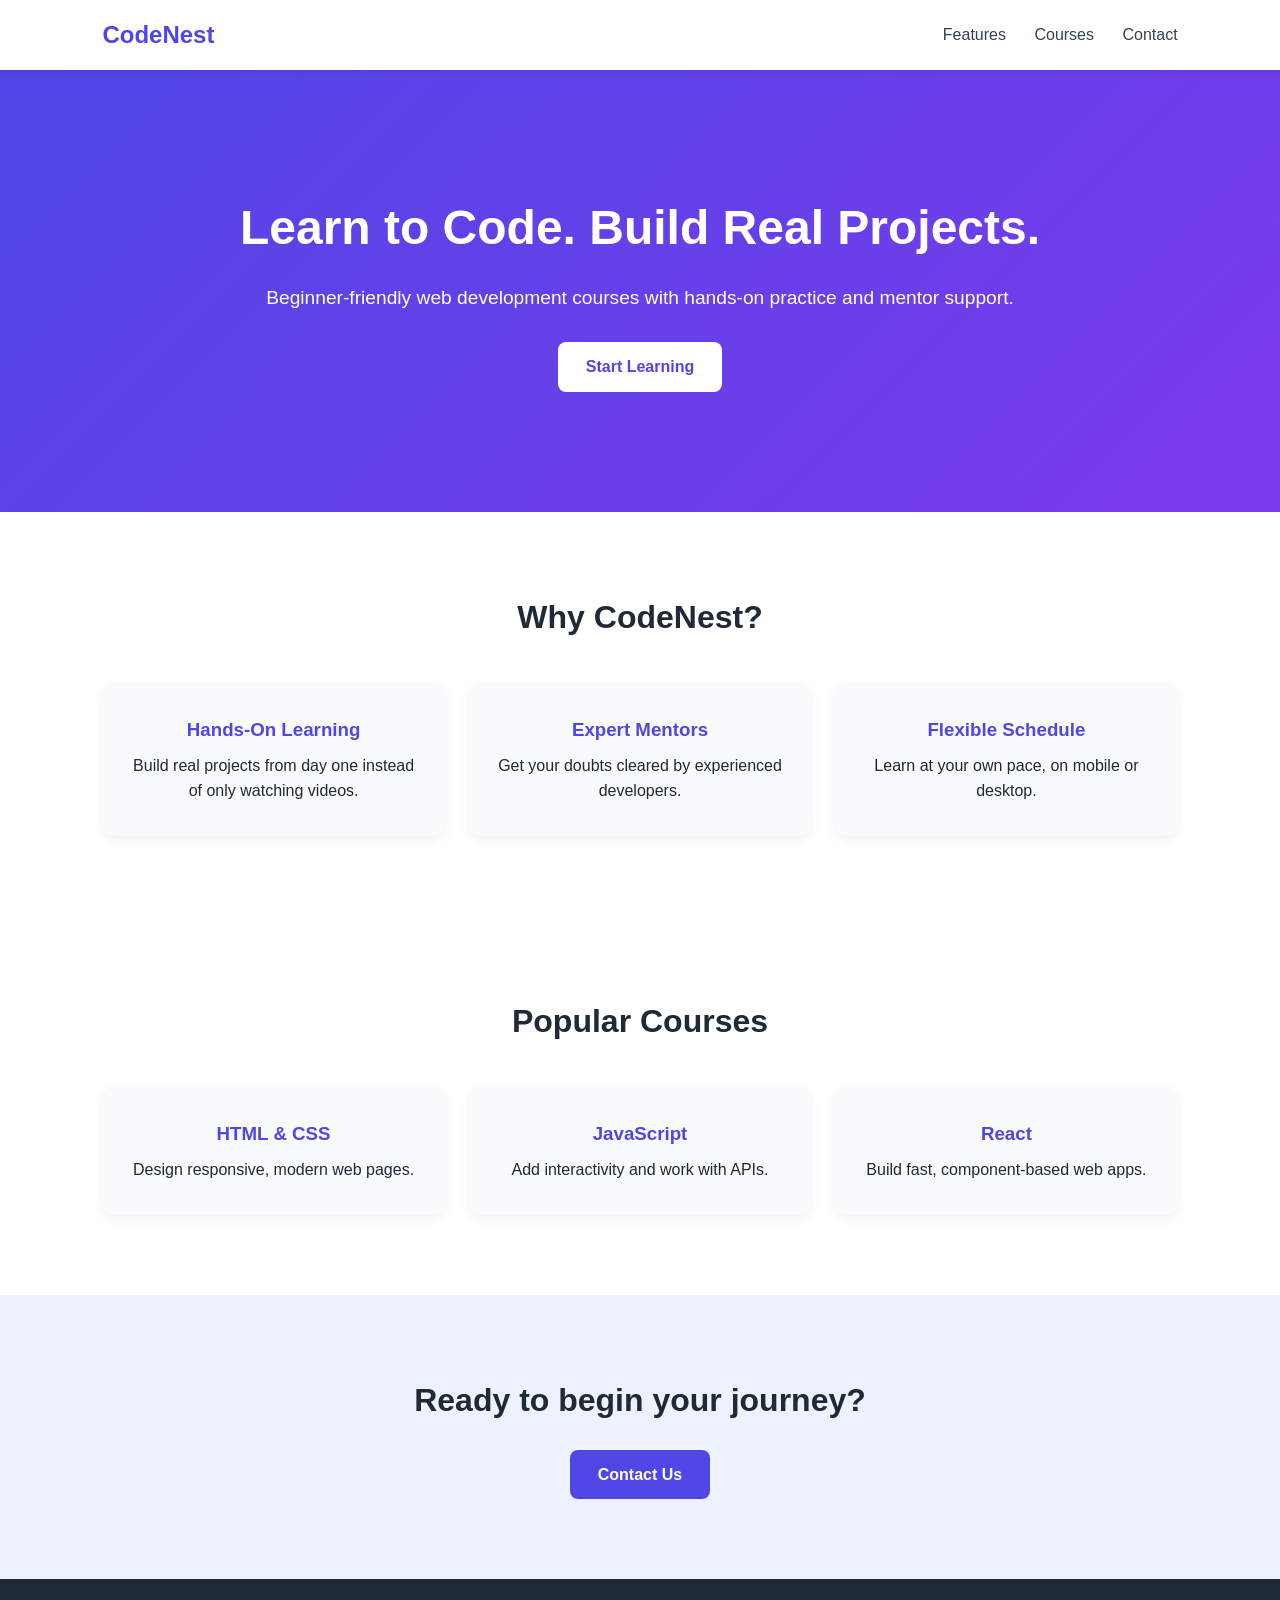
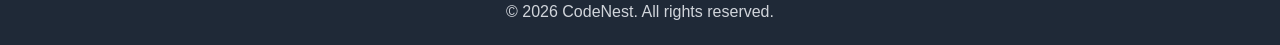
<file: task1-landing-page/index.html>
<!DOCTYPE html>
<html lang="en">
<head>
  <meta charset="UTF-8">
  <meta name="viewport" content="width=device-width, initial-scale=1.0">
  <title>CodeNest | Learn to Code, Build Your Future</title>
  <link rel="stylesheet" href="style.css">
</head>
<body>

  <header class="navbar">
    <a href="#" class="logo">CodeNest</a>
    <nav>
      <a href="#features">Features</a>
      <a href="#courses">Courses</a>
      <a href="#contact">Contact</a>
    </nav>
  </header>

  <section class="hero">
    <h1>Learn to Code. Build Real Projects.</h1>
    <p>Beginner-friendly web development courses with hands-on practice and mentor support.</p>
    <a href="#contact" class="btn">Start Learning</a>
  </section>

  <section id="features" class="features">
    <h2>Why CodeNest?</h2>
    <div class="card-grid">
      <div class="card"><h3>Hands-On Learning</h3><p>Build real projects from day one instead of only watching videos.</p></div>
      <div class="card"><h3>Expert Mentors</h3><p>Get your doubts cleared by experienced developers.</p></div>
      <div class="card"><h3>Flexible Schedule</h3><p>Learn at your own pace, on mobile or desktop.</p></div>
    </div>
  </section>

  <section id="courses" class="features">
    <h2>Popular Courses</h2>
    <div class="card-grid">
      <div class="card"><h3>HTML &amp; CSS</h3><p>Design responsive, modern web pages.</p></div>
      <div class="card"><h3>JavaScript</h3><p>Add interactivity and work with APIs.</p></div>
      <div class="card"><h3>React</h3><p>Build fast, component-based web apps.</p></div>
    </div>
  </section>

  <section id="contact" class="cta">
    <h2>Ready to begin your journey?</h2>
    <a href="mailto:kabeelrajk80@gmail.com" class="btn">Contact Us</a>
  </section>

  <footer><p>&copy; 2026 CodeNest. All rights reserved.</p></footer>

</body>
</html>
</file>
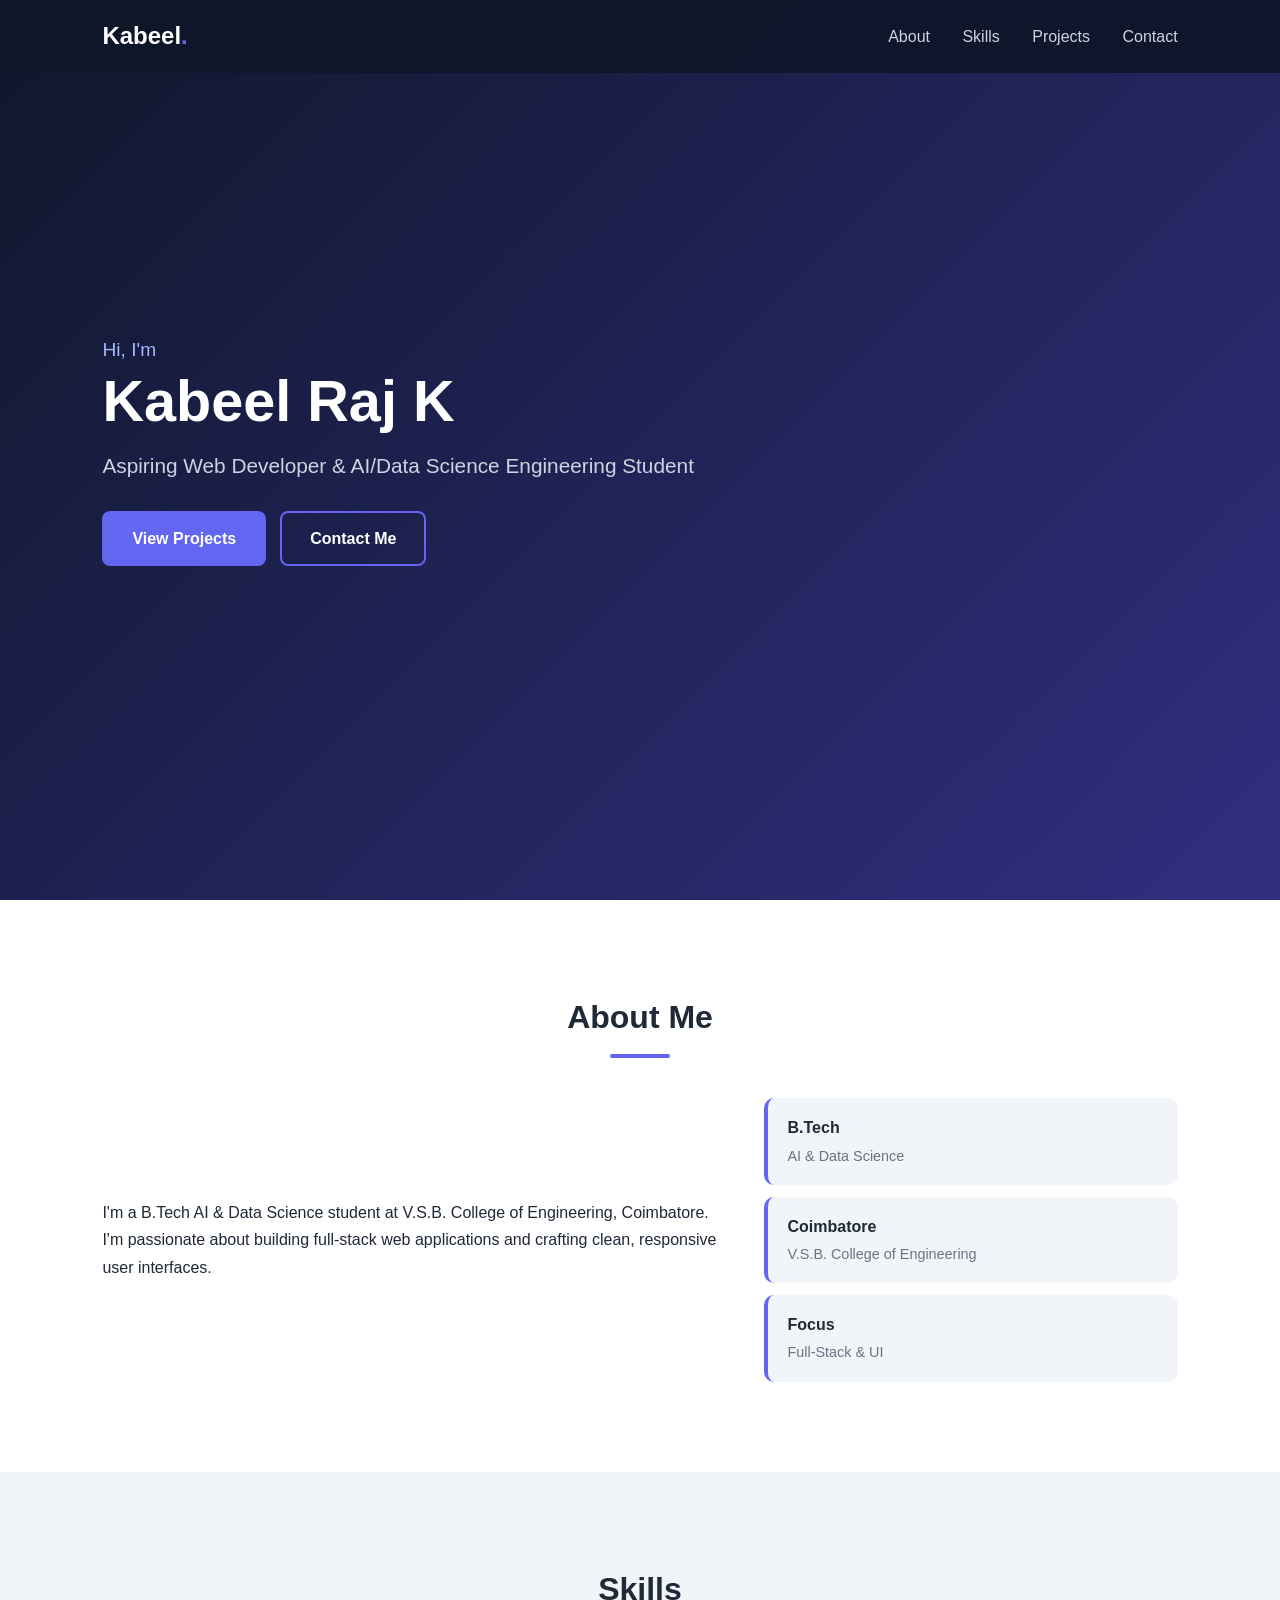
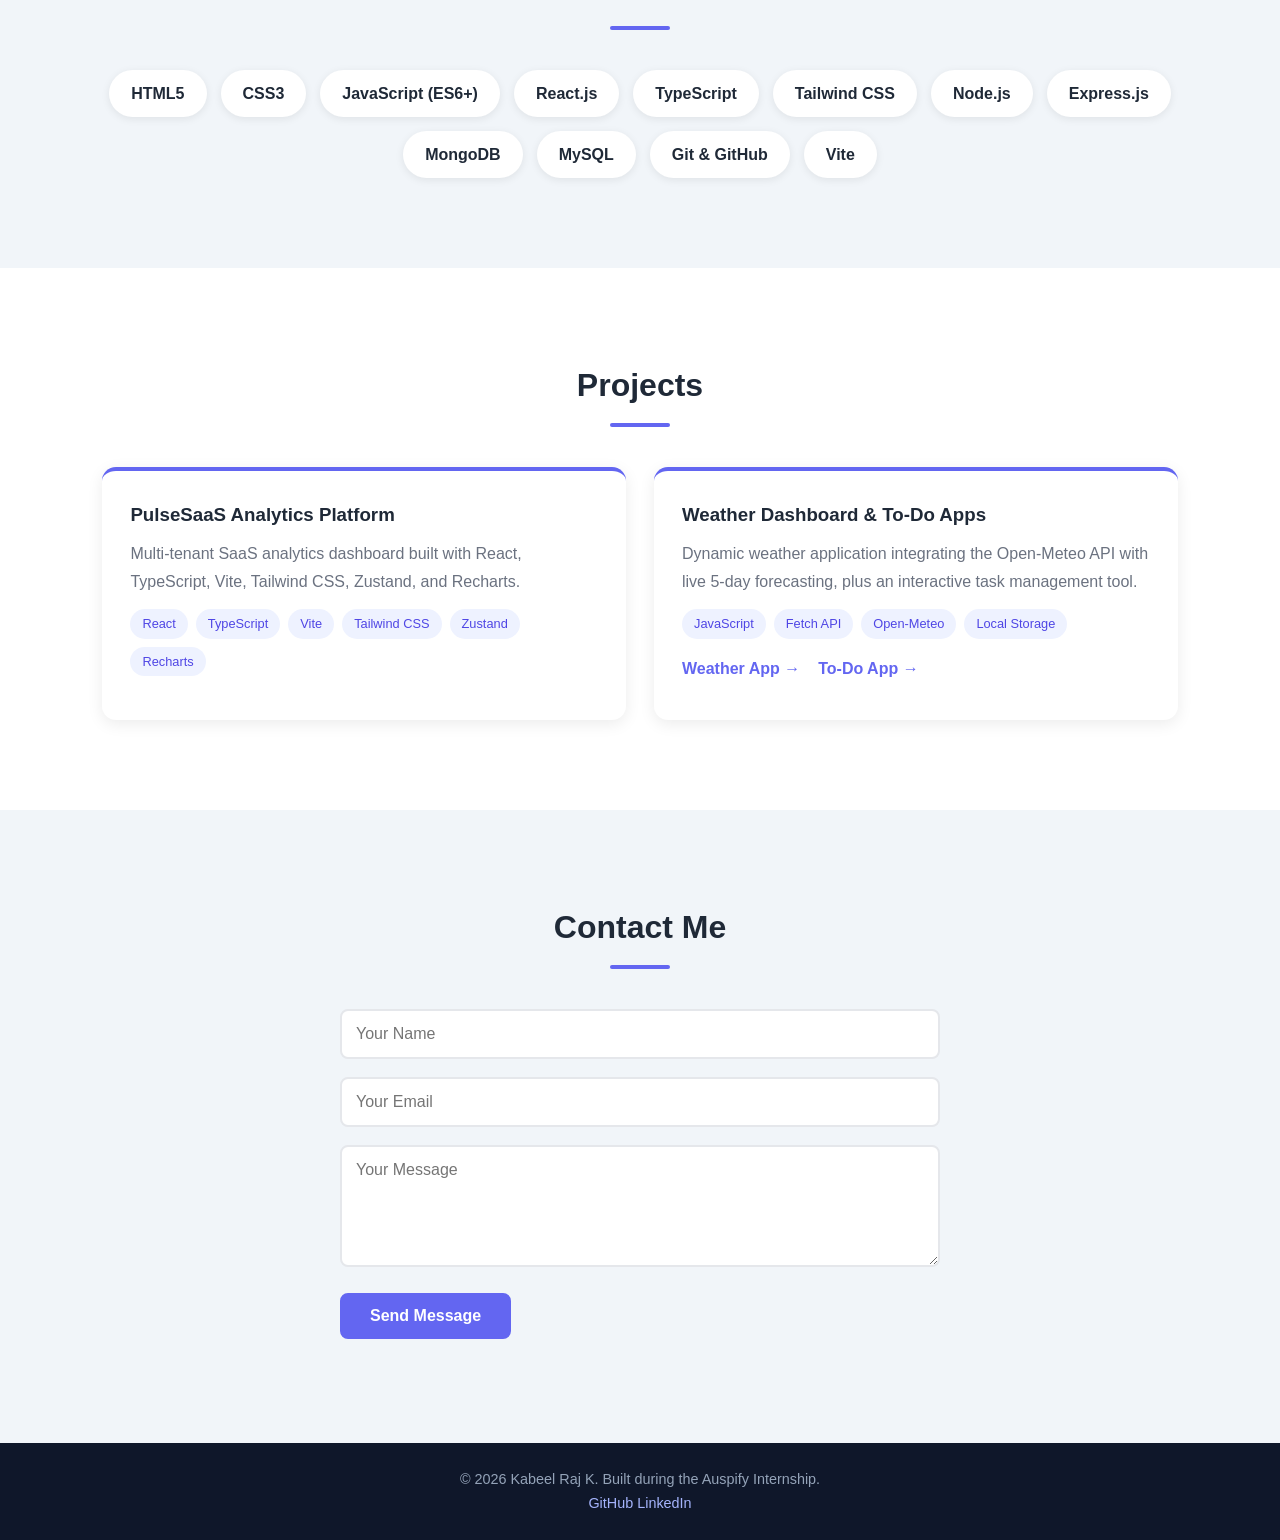
<file: task2-portfolio/index.html>
<!DOCTYPE html>
<html lang="en">
<head>
  <meta charset="UTF-8">
  <meta name="viewport" content="width=device-width, initial-scale=1.0">
  <meta name="description" content="Portfolio of Kabeel Raj K, Aspiring Web Developer and AI & Data Science student.">
  <title>Kabeel Raj K | Portfolio</title>
  <link rel="stylesheet" href="style.css">
</head>
<body>

  <!-- Navbar -->
  <header class="navbar">
    <a href="#home" class="logo">Kabeel<span>.</span></a>
    <button class="menu-toggle" id="menu-toggle" aria-label="Toggle menu">☰</button>
    <nav id="nav-links">
      <a href="#about">About</a>
      <a href="#skills">Skills</a>
      <a href="#projects">Projects</a>
      <a href="#contact">Contact</a>
    </nav>
  </header>

  <!-- Hero -->
  <section id="home" class="hero">
    <div class="hero-text">
      <p class="hello">Hi, I'm</p>
      <h1>Kabeel Raj K</h1>
      <h2>Aspiring Web Developer &amp; AI/Data Science Engineering Student</h2>
      <div class="hero-buttons">
        <a href="#projects" class="btn">View Projects</a>
        <a href="#contact" class="btn btn-outline">Contact Me</a>
      </div>
    </div>
  </section>

  <!-- About -->
  <section id="about" class="section reveal">
    <h2 class="section-title">About Me</h2>
    <div class="about-grid">
      <p>
        I'm a B.Tech AI &amp; Data Science student at V.S.B. College of Engineering,
        Coimbatore. I'm passionate about building full-stack web applications and
        crafting clean, responsive user interfaces.
      </p>
      <div class="about-cards">
        <div class="mini-card"><strong>B.Tech</strong><span>AI &amp; Data Science</span></div>
        <div class="mini-card"><strong>Coimbatore</strong><span>V.S.B. College of Engineering</span></div>
        <div class="mini-card"><strong>Focus</strong><span>Full-Stack &amp; UI</span></div>
      </div>
    </div>
  </section>

  <!-- Skills -->
  <section id="skills" class="section alt reveal">
    <h2 class="section-title">Skills</h2>
    <div class="skills">
      <span>HTML5</span>
      <span>CSS3</span>
      <span>JavaScript (ES6+)</span>
      <span>React.js</span>
      <span>TypeScript</span>
      <span>Tailwind CSS</span>
      <span>Node.js</span>
      <span>Express.js</span>
      <span>MongoDB</span>
      <span>MySQL</span>
      <span>Git &amp; GitHub</span>
      <span>Vite</span>
    </div>
  </section>

  <!-- Projects -->
  <section id="projects" class="section reveal">
    <h2 class="section-title">Projects</h2>
    <div class="project-grid">

      <article class="project-card">
        <h3>PulseSaaS Analytics Platform</h3>
        <p>
          Multi-tenant SaaS analytics dashboard built with React, TypeScript,
          Vite, Tailwind CSS, Zustand, and Recharts.
        </p>
        <div class="tags">
          <span>React</span><span>TypeScript</span><span>Vite</span>
          <span>Tailwind CSS</span><span>Zustand</span><span>Recharts</span>
        </div>
        <div class="links">
        </div>
      </article>

      <article class="project-card">
        <h3>Weather Dashboard &amp; To-Do Apps</h3>
        <p>
          Dynamic weather application integrating the Open-Meteo API with live
          5-day forecasting, plus an interactive task management tool.
        </p>
        <div class="tags">
          <span>JavaScript</span><span>Fetch API</span>
          <span>Open-Meteo</span><span>Local Storage</span>
        </div>
        <div class="links">
          <a href="https://github.com/kabeelrajk/auspify-frontend-internship/tree/main/task4-weather-dashboard" target="_blank" rel="noopener">Weather App →</a>
          <a href="https://github.com/kabeelrajk/auspify-frontend-internship/tree/main/task3-todo-app" target="_blank" rel="noopener">To-Do App →</a>
        </div>
      </article>

    </div>
  </section>

  <!-- Contact -->
  <section id="contact" class="section alt reveal">
    <h2 class="section-title">Contact Me</h2>
    <form id="contact-form" novalidate>
      <div class="field">
        <input type="text" id="name" placeholder="Your Name">
        <small class="error" id="name-error"></small>
      </div>
      <div class="field">
        <input type="email" id="email" placeholder="Your Email">
        <small class="error" id="email-error"></small>
      </div>
      <div class="field">
        <textarea id="message" rows="5" placeholder="Your Message"></textarea>
        <small class="error" id="message-error"></small>
      </div>
      <button type="submit" class="btn">Send Message</button>
      <p id="form-success" class="success"></p>
    </form>
  </section>

  <footer>
    <p>&copy; 2026 Kabeel Raj K. Built during the Auspify Internship.</p>
    <p>
      <a href="https://github.com/kabeelrajk" target="_blank" rel="noopener">GitHub</a>
      <a href="https://www.linkedin.com/in/kabeel-raj-k-0345km56/" target="_blank" rel="noopener">LinkedIn</a>
    </p>
  </footer>

  <script src="script.js"></script>
</body>
</html>
</file>
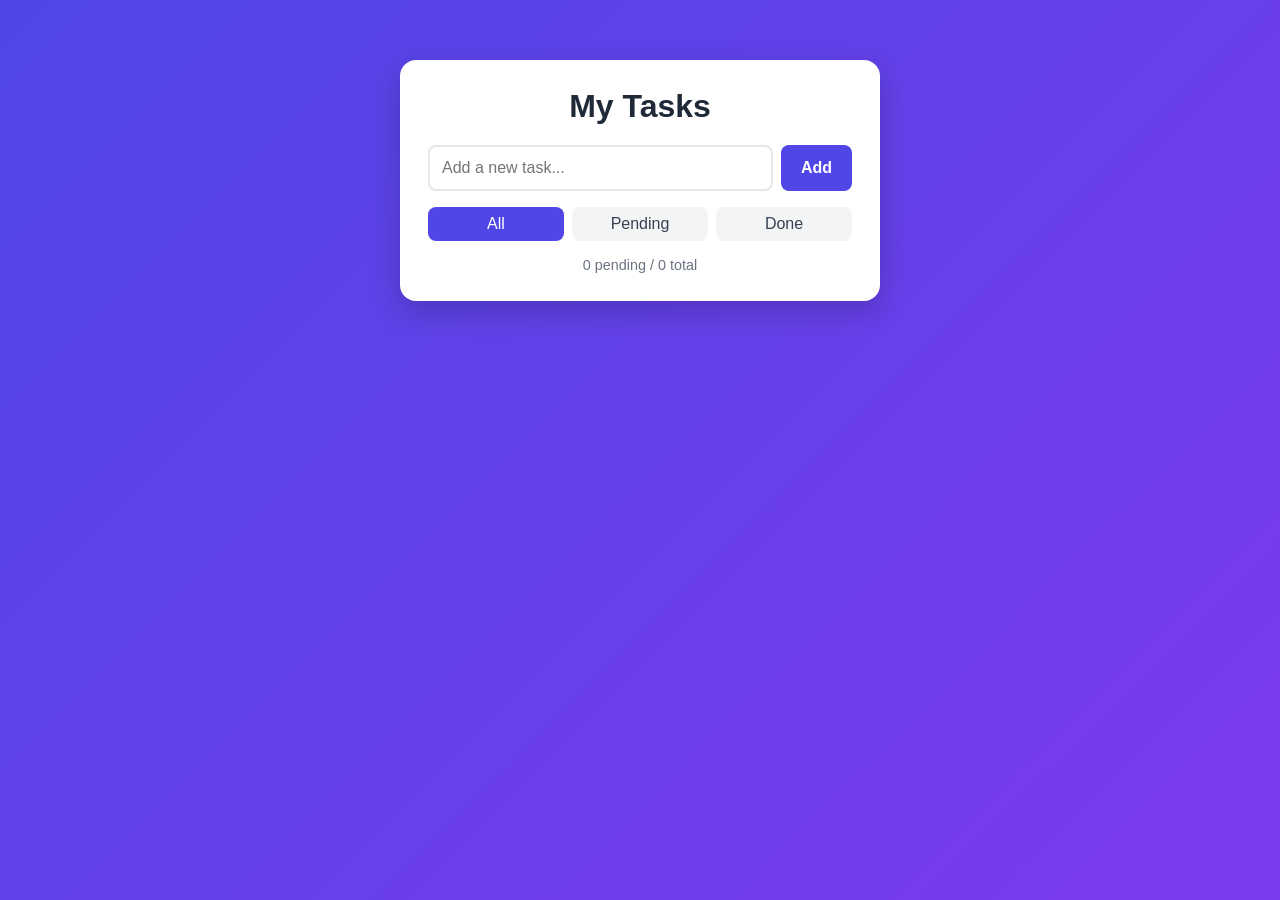
<file: task3-todo-app/index.html>
<!DOCTYPE html>
<html lang="en">
<head>
  <meta charset="UTF-8">
  <meta name="viewport" content="width=device-width, initial-scale=1.0">
  <title>To-Do App</title>
  <link rel="stylesheet" href="style.css">
</head>
<body>

  <main class="app">
    <h1>My Tasks</h1>

    <form id="task-form">
      <input type="text" id="task-input" placeholder="Add a new task..." required>
      <button type="submit">Add</button>
    </form>

    <div class="filters">
      <button class="filter active" data-filter="all">All</button>
      <button class="filter" data-filter="pending">Pending</button>
      <button class="filter" data-filter="done">Done</button>
    </div>

    <ul id="task-list"></ul>

    <p id="task-count"></p>
  </main>

  <script src="script.js"></script>
</body>
</html>
</file>
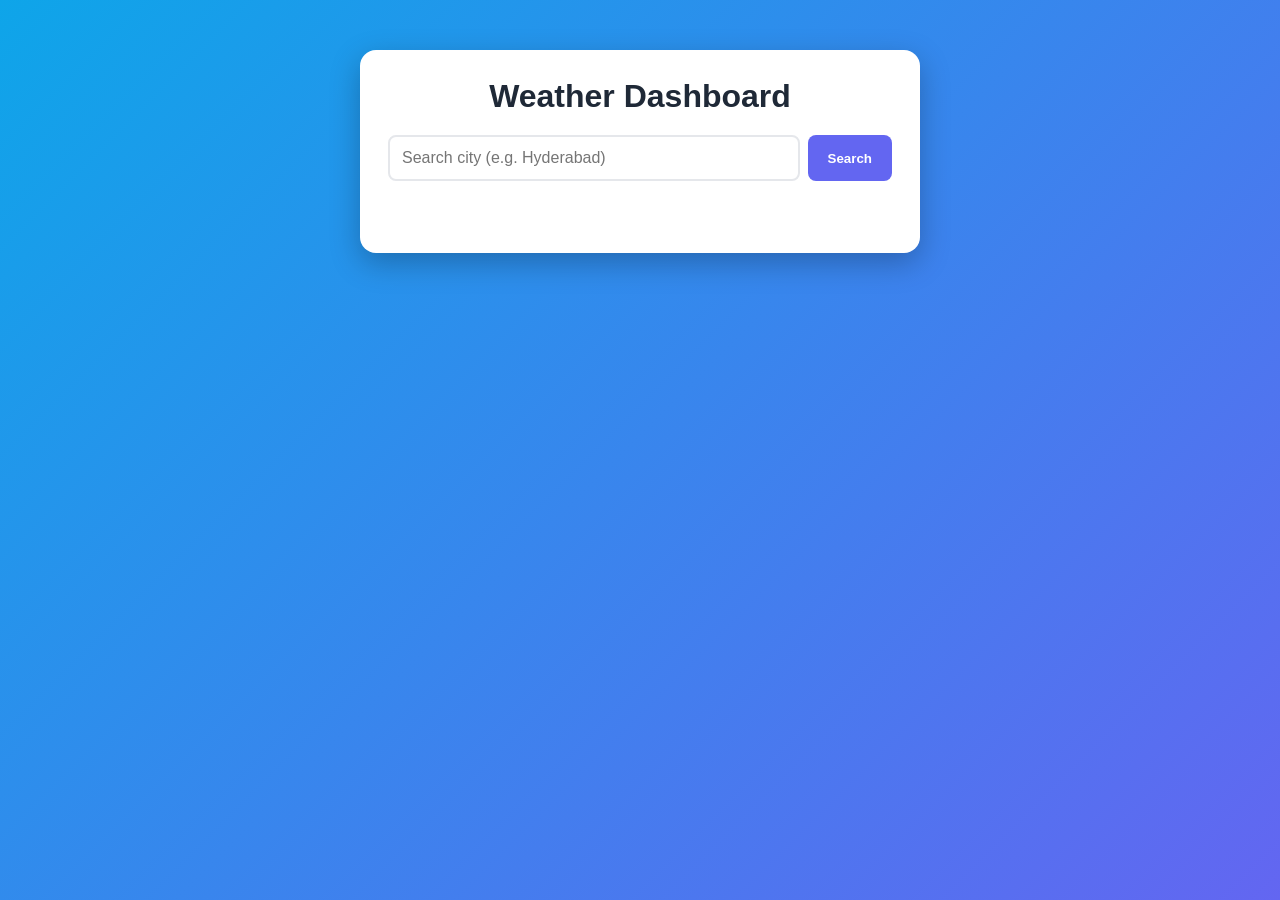
<file: task4-weather-dashboard/index.html>
<!DOCTYPE html>
<html lang="en">
<head>
  <meta charset="UTF-8">
  <meta name="viewport" content="width=device-width, initial-scale=1.0">
  <title>Weather Dashboard</title>
  <link rel="stylesheet" href="style.css">
</head>
<body>

  <main class="dashboard">
    <h1>Weather Dashboard</h1>

    <form id="search-form">
      <input type="text" id="city-input" placeholder="Search city (e.g. Hyderabad)" required>
      <button type="submit">Search</button>
    </form>

    <p id="message"></p>

    <section id="current" class="current hidden">
      <h2 id="city-name"></h2>
      <div id="icon" class="icon"></div>
      <p id="temp" class="temp"></p>
      <p id="description" class="description"></p>

      <div class="details">
        <div><span>Feels like</span><strong id="feels"></strong></div>
        <div><span>Humidity</span><strong id="humidity"></strong></div>
        <div><span>Wind</span><strong id="wind"></strong></div>
      </div>
    </section>

    <section id="forecast" class="forecast hidden"></section>
  </main>

  <script src="script.js"></script>
</body>
</html>
</file>
<file: task1-landing-page/style.css>
/* ---------- Reset & base ---------- */
* {
  margin: 0;
  padding: 0;
  box-sizing: border-box;
}

body {
  font-family: "Segoe UI", Arial, sans-serif;
  line-height: 1.6;
  color: #1f2937;
}

a {
  text-decoration: none;
}

/* ---------- Navbar (Flexbox) ---------- */
.navbar {
  display: flex;
  justify-content: space-between;
  align-items: center;
  padding: 16px 8%;
  background: #ffffff;
  position: sticky;
  top: 0;
  box-shadow: 0 2px 8px rgba(0, 0, 0, 0.08);
}

.logo {
  font-size: 1.5rem;
  font-weight: 700;
  color: #4f46e5;
}

.navbar nav a {
  margin-left: 24px;
  color: #374151;
  font-weight: 500;
}

.navbar nav a:hover {
  color: #4f46e5;
}

/* ---------- Button ---------- */
.btn {
  display: inline-block;
  padding: 12px 28px;
  background: #4f46e5;
  color: #ffffff;
  border-radius: 8px;
  font-weight: 600;
  transition: background 0.3s, transform 0.2s;
}

.btn:hover {
  background: #4338ca;
  transform: translateY(-2px);
}

/* ---------- Hero ---------- */
.hero {
  text-align: center;
  padding: 120px 8%;
  color: #ffffff;
  background: linear-gradient(135deg, #4f46e5, #7c3aed);
}

.hero h1 {
  font-size: 3rem;
  margin-bottom: 16px;
}

.hero p {
  font-size: 1.2rem;
  margin-bottom: 28px;
}

.hero .btn {
  background: #ffffff;
  color: #4f46e5;
}

/* ---------- Features (Grid) ---------- */
.features {
  padding: 80px 8%;
  text-align: center;
}

.features h2 {
  font-size: 2rem;
  margin-bottom: 40px;
}

.card-grid {
  display: grid;
  grid-template-columns: repeat(3, 1fr);
  gap: 24px;
}

.card {
  padding: 32px 24px;
  background: #f9fafb;
  border-radius: 12px;
  box-shadow: 0 4px 12px rgba(0, 0, 0, 0.06);
  transition: transform 0.3s;
}

.card:hover {
  transform: translateY(-6px);
}

.card h3 {
  margin-bottom: 8px;
  color: #4f46e5;
}

/* ---------- CTA ---------- */
.cta {
  text-align: center;
  padding: 80px 8%;
  background: #eef2ff;
}

.cta h2 {
  margin-bottom: 24px;
  font-size: 2rem;
}

/* ---------- Footer ---------- */
footer {
  text-align: center;
  padding: 20px;
  background: #1f2937;
  color: #d1d5db;
}

/* ---------- Responsive (Step 3) ---------- */

/* Tablet */
@media (max-width: 992px) {
  .card-grid {
    grid-template-columns: repeat(2, 1fr);
  }
}

/* Mobile */
@media (max-width: 600px) {
  .navbar {
    flex-direction: column;
    gap: 10px;
  }

  .navbar nav a {
    margin: 0 10px;
  }

  .hero {
    padding: 80px 6%;
  }

  .hero h1 {
    font-size: 2rem;
  }

  .card-grid {
    grid-template-columns: 1fr;
  }
}
</file>
<file: task2-portfolio/style.css>
:root {
  --primary: #6366f1;
  --primary-dark: #4f46e5;
  --dark: #0f172a;
  --text: #1f2937;
  --muted: #6b7280;
  --light: #f1f5f9;
}

* { margin: 0; padding: 0; box-sizing: border-box; }

html { scroll-behavior: smooth; }

body {
  font-family: "Segoe UI", Arial, sans-serif;
  color: var(--text);
  line-height: 1.7;
}

a { text-decoration: none; }

/* ---------- Navbar (Flexbox) ---------- */
.navbar {
  display: flex;
  justify-content: space-between;
  align-items: center;
  padding: 16px 8%;
  background: rgba(15, 23, 42, 0.95);
  position: fixed;
  top: 0; left: 0; right: 0;
  z-index: 100;
}

.logo { font-size: 1.5rem; font-weight: 700; color: #fff; }
.logo span { color: var(--primary); }

.navbar nav a {
  margin-left: 28px;
  color: #cbd5e1;
  font-weight: 500;
  transition: color 0.3s;
}
.navbar nav a:hover { color: #fff; }

.menu-toggle {
  display: none;
  background: none;
  border: none;
  color: #fff;
  font-size: 1.6rem;
  cursor: pointer;
}

/* ---------- Buttons ---------- */
.btn {
  display: inline-block;
  padding: 12px 28px;
  background: var(--primary);
  color: #fff;
  border: 2px solid var(--primary);
  border-radius: 8px;
  font-weight: 600;
  font-size: 1rem;
  cursor: pointer;
  transition: transform 0.2s, background 0.3s;
}
.btn:hover { background: var(--primary-dark); transform: translateY(-3px); }

.btn-outline { background: transparent; }
.btn-outline:hover { background: var(--primary); }

/* ---------- Hero ---------- */
.hero {
  min-height: 100vh;
  display: flex;
  align-items: center;
  padding: 0 8%;
  color: #fff;
  background: linear-gradient(135deg, #0f172a, #312e81);
}

.hero-text { animation: fadeUp 1s ease both; }
.hello { color: #a5b4fc; font-size: 1.2rem; }
.hero h1 { font-size: 3.6rem; line-height: 1.2; }
.hero h2 {
  font-size: 1.3rem;
  font-weight: 400;
  color: #cbd5e1;
  margin: 12px 0 28px;
  max-width: 600px;
}
.hero-buttons { display: flex; gap: 14px; flex-wrap: wrap; }

@keyframes fadeUp {
  from { opacity: 0; transform: translateY(30px); }
  to   { opacity: 1; transform: translateY(0); }
}

/* ---------- Sections ---------- */
.section { padding: 90px 8%; }
.section.alt { background: var(--light); }

.section-title {
  text-align: center;
  font-size: 2rem;
  margin-bottom: 40px;
}
.section-title::after {
  content: "";
  display: block;
  width: 60px; height: 4px;
  background: var(--primary);
  margin: 10px auto 0;
  border-radius: 2px;
}

/* ---------- About (Grid) ---------- */
.about-grid {
  display: grid;
  grid-template-columns: 1.5fr 1fr;
  gap: 40px;
  align-items: center;
}
.about-cards { display: grid; gap: 12px; }
.mini-card {
  background: var(--light);
  padding: 16px 20px;
  border-radius: 10px;
  border-left: 4px solid var(--primary);
}
.mini-card strong { display: block; }
.mini-card span { color: var(--muted); font-size: 0.9rem; }

/* ---------- Skills (Flexbox) ---------- */
.skills {
  display: flex;
  flex-wrap: wrap;
  justify-content: center;
  gap: 14px;
}
.skills span {
  background: #fff;
  padding: 10px 22px;
  border-radius: 30px;
  font-weight: 600;
  box-shadow: 0 2px 8px rgba(0, 0, 0, 0.08);
  transition: transform 0.3s, background 0.3s, color 0.3s;
}
.skills span:hover {
  background: var(--primary);
  color: #fff;
  transform: translateY(-4px);
}

/* ---------- Projects (Grid) ---------- */
.project-grid {
  display: grid;
  grid-template-columns: repeat(2, 1fr);
  gap: 28px;
}
.project-card {
  padding: 28px;
  background: #fff;
  border-radius: 14px;
  box-shadow: 0 4px 16px rgba(0, 0, 0, 0.08);
  border-top: 4px solid var(--primary);
  transition: transform 0.3s, box-shadow 0.3s;
}
.project-card:hover {
  transform: translateY(-8px);
  box-shadow: 0 12px 28px rgba(99, 102, 241, 0.25);
}
.project-card h3 { margin-bottom: 10px; }
.project-card p { color: var(--muted); margin-bottom: 14px; }

.tags { display: flex; flex-wrap: wrap; gap: 8px; margin-bottom: 16px; }
.tags span {
  font-size: 0.8rem;
  background: #eef2ff;
  color: var(--primary-dark);
  padding: 4px 12px;
  border-radius: 20px;
}
.links { display: flex; gap: 18px; flex-wrap: wrap; }
.links a { color: var(--primary); font-weight: 600; }
.links a:hover { text-decoration: underline; }

/* ---------- Contact form ---------- */
#contact-form { max-width: 600px; margin: 0 auto; }
.field { margin-bottom: 18px; }
#contact-form input,
#contact-form textarea {
  width: 100%;
  padding: 14px;
  border: 2px solid #e5e7eb;
  border-radius: 8px;
  font-size: 1rem;
  font-family: inherit;
}
#contact-form input:focus,
#contact-form textarea:focus { outline: none; border-color: var(--primary); }
.field.invalid input,
.field.invalid textarea { border-color: #dc2626; }
.error { color: #dc2626; font-size: 0.85rem; }
.success { margin-top: 14px; color: #16a34a; font-weight: 600; }

/* ---------- Footer ---------- */
footer {
  text-align: center;
  padding: 24px;
  background: var(--dark);
  color: #94a3b8;
  font-size: 0.9rem;
}
footer a { color: #a5b4fc; }

/* ---------- Scroll reveal animation ---------- */
.reveal { opacity: 0; transform: translateY(40px); transition: 0.8s ease; }
.reveal.visible { opacity: 1; transform: translateY(0); }

/* ---------- Responsive ---------- */
@media (max-width: 800px) {
  .menu-toggle { display: block; }

  .navbar nav {
    display: none;
    position: absolute;
    top: 100%; left: 0; right: 0;
    flex-direction: column;
    background: var(--dark);
    padding: 12px 8%;
  }
  .navbar nav.open { display: flex; }
  .navbar nav a { margin: 10px 0; }

  .hero h1 { font-size: 2.4rem; }
  .about-grid,
  .project-grid { grid-template-columns: 1fr; }
}
</file>
<file: task3-todo-app/style.css>
* {
  margin: 0;
  padding: 0;
  box-sizing: border-box;
}

body {
  font-family: "Segoe UI", Arial, sans-serif;
  background: linear-gradient(135deg, #4f46e5, #7c3aed);
  min-height: 100vh;
  display: flex;
  justify-content: center;
  align-items: flex-start;
  padding: 60px 16px;
}

.app {
  background: #ffffff;
  width: 100%;
  max-width: 480px;
  padding: 28px;
  border-radius: 16px;
  box-shadow: 0 10px 30px rgba(0, 0, 0, 0.2);
}

h1 {
  text-align: center;
  margin-bottom: 20px;
  color: #1f2937;
}

#task-form {
  display: flex;
  gap: 8px;
  margin-bottom: 16px;
}

#task-input {
  flex: 1;
  padding: 12px;
  border: 2px solid #e5e7eb;
  border-radius: 8px;
  font-size: 1rem;
}

#task-input:focus {
  outline: none;
  border-color: #4f46e5;
}

button {
  cursor: pointer;
  border: none;
  font-size: 1rem;
}

#task-form button {
  padding: 0 20px;
  background: #4f46e5;
  color: #fff;
  border-radius: 8px;
  font-weight: 600;
}

#task-form button:hover {
  background: #4338ca;
}

.filters {
  display: flex;
  gap: 8px;
  margin-bottom: 16px;
}

.filter {
  flex: 1;
  padding: 8px;
  background: #f3f4f6;
  border-radius: 8px;
  color: #374151;
}

.filter.active {
  background: #4f46e5;
  color: #fff;
}

#task-list {
  list-style: none;
}

.task {
  display: flex;
  align-items: center;
  gap: 10px;
  padding: 12px;
  border-bottom: 1px solid #e5e7eb;
}

.task input[type="checkbox"] {
  width: 18px;
  height: 18px;
  cursor: pointer;
}

.task span {
  flex: 1;
  word-break: break-word;
}

.task.done span {
  text-decoration: line-through;
  color: #9ca3af;
}

.delete-btn {
  background: #fee2e2;
  color: #dc2626;
  padding: 6px 10px;
  border-radius: 6px;
}

.delete-btn:hover {
  background: #fecaca;
}

#task-count {
  margin-top: 16px;
  text-align: center;
  color: #6b7280;
  font-size: 0.9rem;
}
</file>
<file: task4-weather-dashboard/style.css>
* {
  margin: 0;
  padding: 0;
  box-sizing: border-box;
}

body {
  font-family: "Segoe UI", Arial, sans-serif;
  background: linear-gradient(135deg, #0ea5e9, #6366f1);
  min-height: 100vh;
  display: flex;
  justify-content: center;
  padding: 50px 16px;
  color: #1f2937;
}

.dashboard {
  background: #ffffff;
  width: 100%;
  max-width: 560px;
  padding: 28px;
  border-radius: 16px;
  box-shadow: 0 10px 30px rgba(0, 0, 0, 0.25);
  height: fit-content;
}

h1 {
  text-align: center;
  margin-bottom: 20px;
}

#search-form {
  display: flex;
  gap: 8px;
  margin-bottom: 12px;
}

#city-input {
  flex: 1;
  padding: 12px;
  border: 2px solid #e5e7eb;
  border-radius: 8px;
  font-size: 1rem;
}

#city-input:focus {
  outline: none;
  border-color: #6366f1;
}

#search-form button {
  padding: 0 20px;
  background: #6366f1;
  color: #fff;
  border: none;
  border-radius: 8px;
  font-weight: 600;
  cursor: pointer;
}

#search-form button:hover {
  background: #4f46e5;
}

#message {
  text-align: center;
  min-height: 24px;
  margin-bottom: 8px;
  color: #6b7280;
}

#message.error {
  color: #dc2626;
}

.hidden {
  display: none;
}

/* Current weather */
.current {
  text-align: center;
  padding: 20px 0;
}

.icon {
  font-size: 4rem;
}

.temp {
  font-size: 3rem;
  font-weight: 700;
}

.description {
  color: #6b7280;
  margin-bottom: 20px;
}

.details {
  display: grid;
  grid-template-columns: repeat(3, 1fr);
  gap: 12px;
}

.details div {
  background: #f3f4f6;
  padding: 12px;
  border-radius: 10px;
}

.details span {
  display: block;
  font-size: 0.8rem;
  color: #6b7280;
}

/* Forecast */
.forecast {
  display: grid;
  grid-template-columns: repeat(5, 1fr);
  gap: 10px;
  margin-top: 8px;
}

.day {
  background: #eef2ff;
  text-align: center;
  padding: 12px 4px;
  border-radius: 10px;
  font-size: 0.85rem;
}

.day .emoji {
  font-size: 1.6rem;
  margin: 6px 0;
}

@media (max-width: 500px) {
  .forecast {
    grid-template-columns: repeat(3, 1fr);
  }
}
</file>
